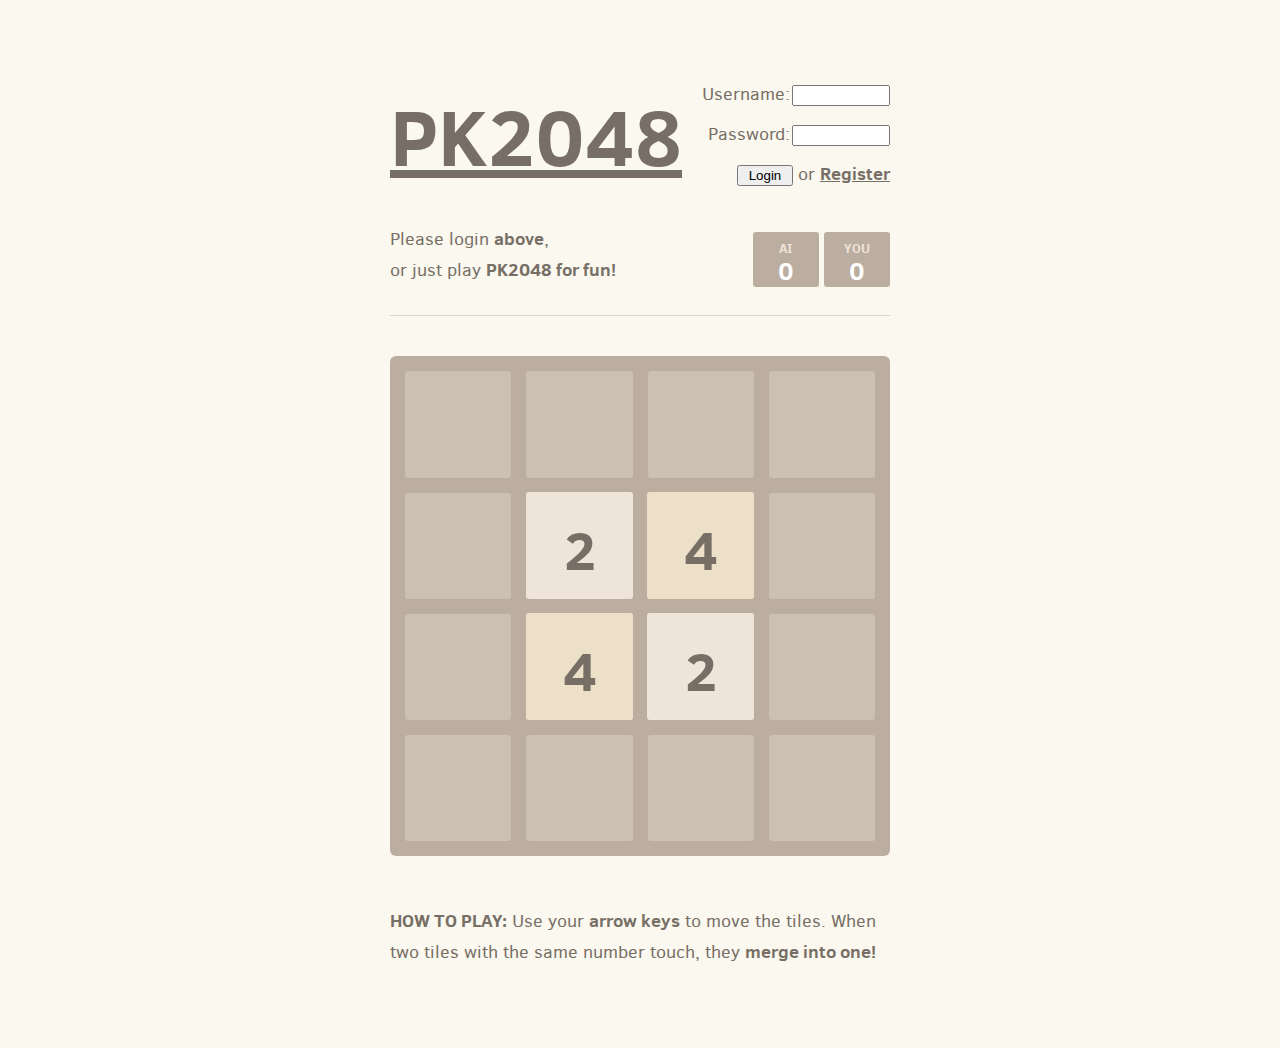
<file: judge/index.html>
<!DOCTYPE html>
<html>
  <head>
    <meta charset="utf-8">
    <title>PK2048 Judge</title>
    
    <link href="style/main.css" rel="stylesheet" type="text/css">
    <link rel="shortcut icon" href="favicon.ico">
    <link rel="apple-touch-icon" href="meta/apple-touch-icon.png">
    <meta name="apple-mobile-web-app-capable" content="yes">

    <meta name="HandheldFriendly" content="True">
    <meta name="MobileOptimized" content="320">
    <meta name="viewport" content="width=device-width, target-densitydpi=160dpi, initial-scale=1.0, maximum-scale=1, user-scalable=no, minimal-ui">
  </head>
  <body>
    <div class="container">
      <div class="heading">
        <h1 class="title"><a href="../pk2048/index.html">PK2048</a></h1>
        <div class="left-form">
          <form name="LoginForm" method="post" action="login.php">
            <p>
              <label for="username" class="label">Username:</label>
              <input id="username" name="username" type="text" class="left-input" />
            </p>
            <p>
              <label for="password" class="label">Password:</label>
              <input id="password" name="password" type="password" class="left-input" />
            </p>
            <p>
              <input type="submit" name="submit" value=" Login " class="left" />
              or <a href="register.html">Register</a>
            </p>
          </form>
        </div>
      </div>
      <br />
      <div class="heading">
        <div class="left-text">
          <p>
            Please login <strong>above</strong>, <br />or just play <strong>PK2048 for fun!</strong>
          </p>
        </div>
        <div class="scores-container">
          <div class="score-container">0</div>
          <div class="best-container">0</div>
        </div>
      </div>
      <hr>
      <div class="game-container">
        <div class="game-message">
          <p></p>
          <div class="lower">
	    <a class="keep-playing-button" href="#">Too simple?</a>
            <a class="retry-button">Try again</a>
          </div>
        </div>

        <div class="grid-container">
          <div class="grid-row">
            <div class="grid-cell"></div>
            <div class="grid-cell"></div>
            <div class="grid-cell"></div>
            <div class="grid-cell"></div>
          </div>
          <div class="grid-row">
            <div class="grid-cell"></div>
            <div class="grid-cell"></div>
            <div class="grid-cell"></div>
            <div class="grid-cell"></div>
          </div>
          <div class="grid-row">
            <div class="grid-cell"></div>
            <div class="grid-cell"></div>
            <div class="grid-cell"></div>
            <div class="grid-cell"></div>
          </div>
          <div class="grid-row">
            <div class="grid-cell"></div>
            <div class="grid-cell"></div>
            <div class="grid-cell"></div>
            <div class="grid-cell"></div>
          </div>
        </div>

        <div class="tile-container">

        </div>
      </div>

      <p class="game-explanation">
        <strong class="important">How to play:</strong> Use your <strong>arrow keys</strong> to
        move the tiles. When two tiles with the same number touch, they <strong>merge into one!</strong>
      </p>

    </div>

    <script src="js/animframe_polyfill.js"></script>
    <script src="js/keyboard_input_manager.js"></script>
    <script src="js/html_actuator.js"></script>
    <script src="js/grid.js"></script>
    <script src="js/tile.js"></script>
    <script src="js/local_score_manager.js"></script>
    <script src="js/game_manager.js"></script>
    <script src="js/application.js"></script>

  </body>
</file>
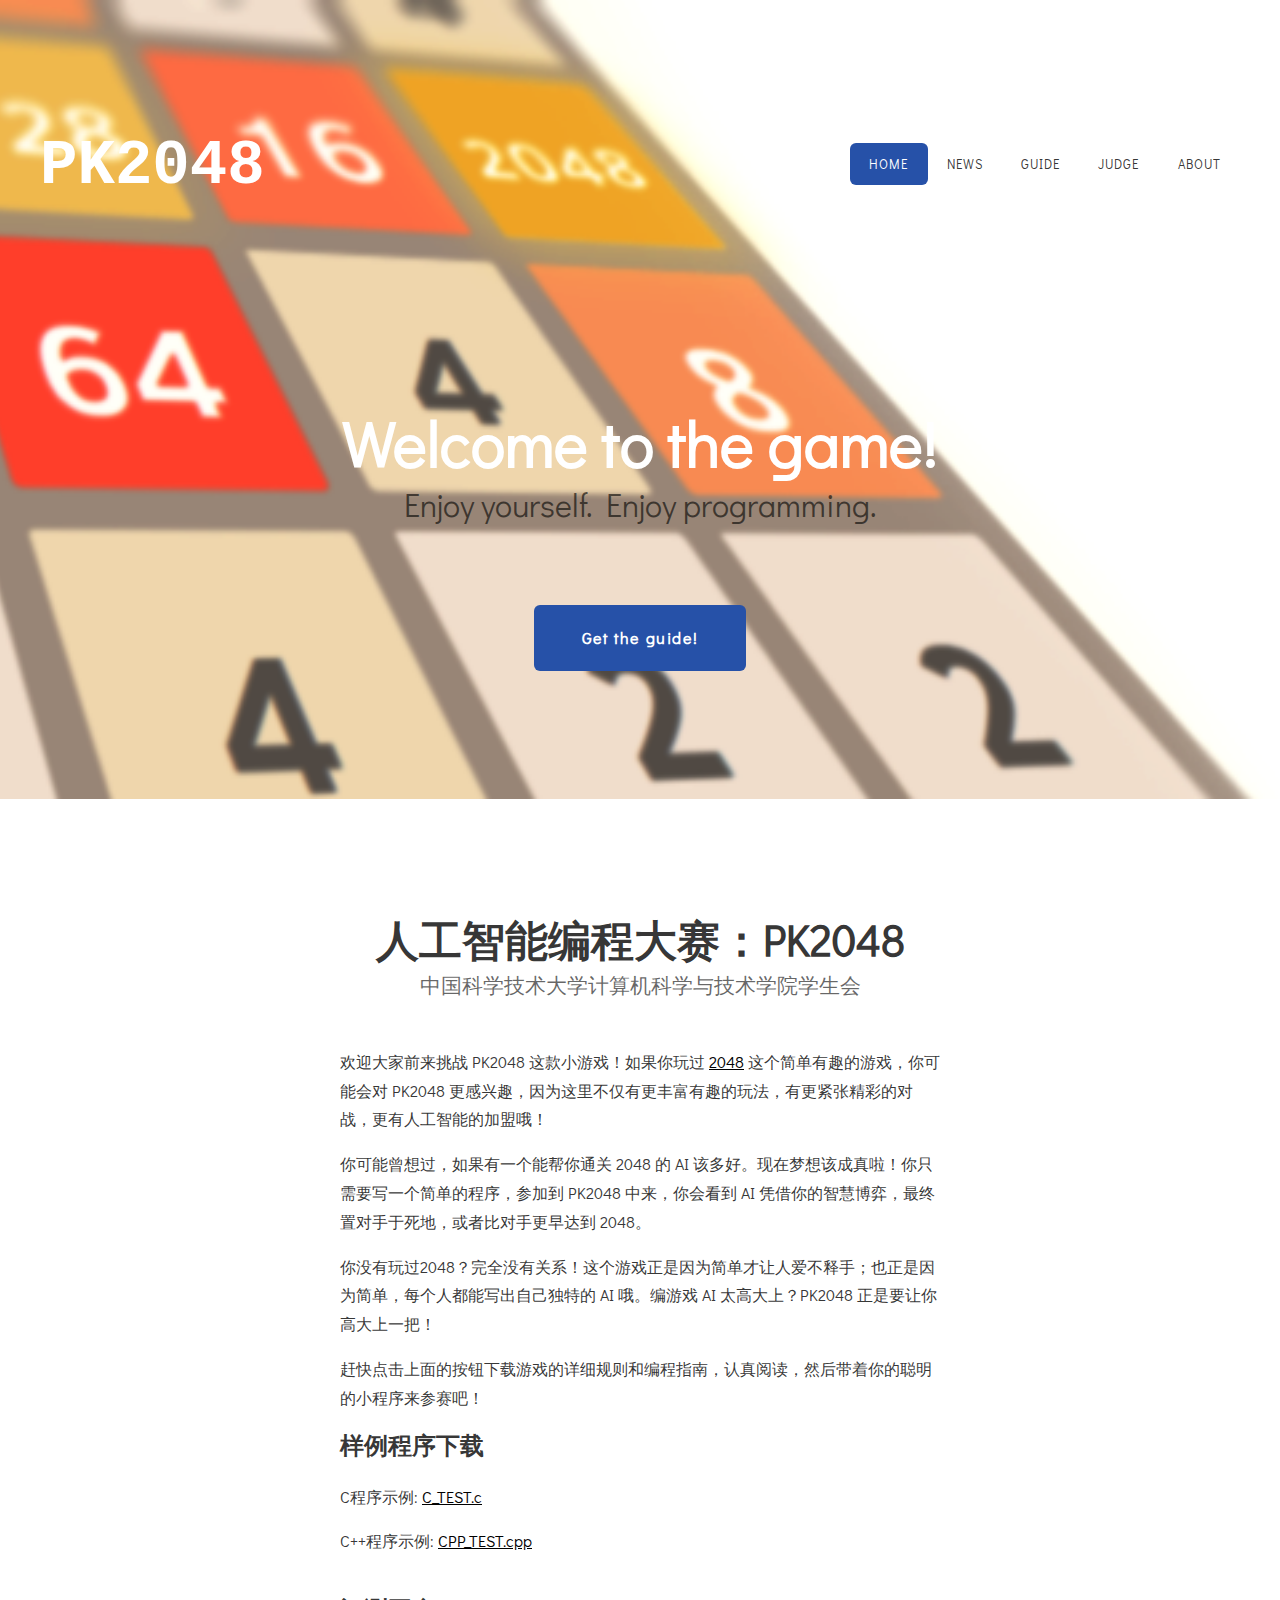
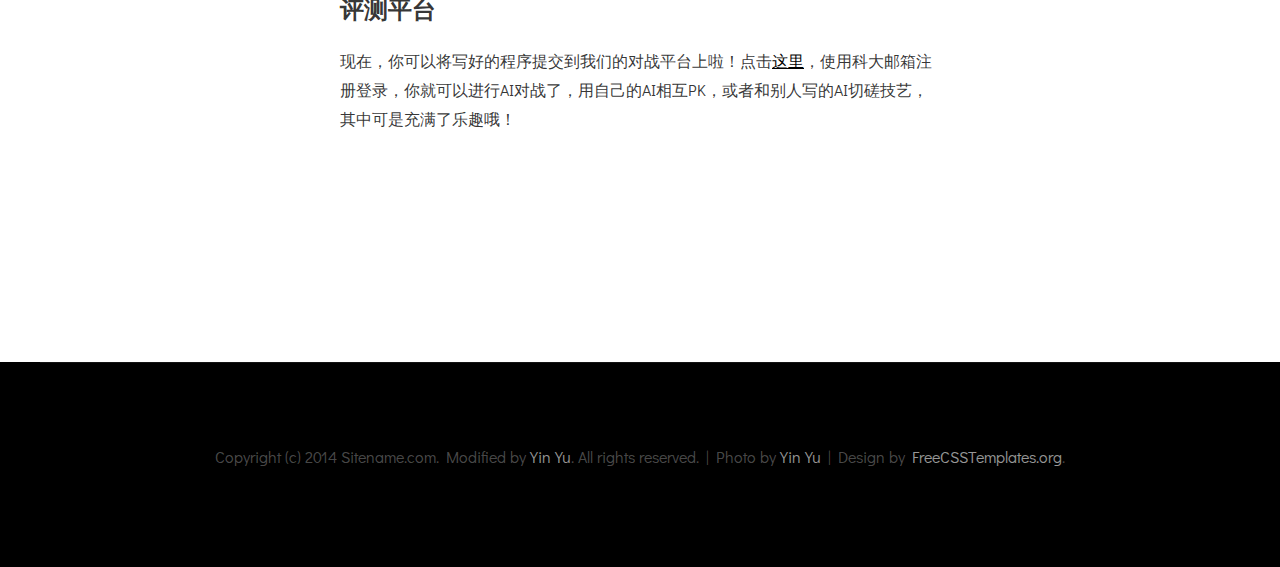
<file: pk2048/index.html>
<!DOCTYPE html PUBLIC "-//W3C//DTD XHTML 1.0 Strict//EN" "http://www.w3.org/TR/xhtml1/DTD/xhtml1-strict.dtd">
<!--
Design by Free CSS Templates
http://www.freecsstemplates.org
Released for free under a Creative Commons Attribution 2.5 License

Name       : Assembly 
Description: A two-column, fixed-width design with dark color scheme.
Version    : 1.0
Released   : 20140330

-->
<html xmlns="http://www.w3.org/1999/xhtml">
  <head>
    <meta http-equiv="Content-Type" content="text/html; charset=utf-8" />
    <title>PK2048</title>
    <meta name="keywords" content="" />
    <meta name="description" content="" />
    <link href="http://fonts.googleapis.com/css?family=Didact+Gothic" rel="stylesheet" />
    <link href="default.css" rel="stylesheet" type="text/css" media="all" />
    <link href="fonts.css" rel="stylesheet" type="text/css" media="all" />
    
    <!--[if IE 6]><link href="default_ie6.css" rel="stylesheet" type="text/css" /><![endif]-->
    
  </head>
  <body>
    <div id="header-wrapper">
      <div id="header" class="container">
	<div id="logo">
	  <h1><a href="#">PK2048</a></h1>
	</div>
	<div id="menu">
	  <ul>
	    <li class="active"><a href="#" accesskey="1" title="">Home</a></li>
	    <li><a href="#welcome" accesskey="2" title="">News</a></li>
	    <li><a href="guide.pdf" accesskey="3" title="">Guide</a></li>
	    <li><a href="../judge/" accesskey="4" title="">Judge</a></li>
	    <li><a href="#" accesskey="5" title="">About</a></li>
	  </ul>
	</div>
      </div>
      <div id="banner" class="container">
	<div class="title">
	  <h2>Welcome to the game!</h2>
	  <span class="byline">Enjoy yourself. Enjoy programming.</span>
	</div>
	<ul class="actions">
	  <li><a href="guide.pdf" class="button">Get the guide!</a></li>
	</ul>
	</div>
    </div>
    <div id="welcome">
	<div id="two-column" class="container">
	  <div class="title">
	    <h2>人工智能编程大赛：PK2048</h2>
	    <span class="byline">中国科学技术大学计算机科学与技术学院学生会</span>
	  </div>
          <p>欢迎大家前来挑战 PK2048 这款小游戏！如果你玩过 <a href="http://gabrielecirulli.github.io/2048/">2048</a> 这个简单有趣的游戏，你可能会对 PK2048 更感兴趣，因为这里不仅有更丰富有趣的玩法，有更紧张精彩的对战，更有人工智能的加盟哦！</p>
          <p>你可能曾想过，如果有一个能帮你通关 2048 的 AI 该多好。现在梦想该成真啦！你只需要写一个简单的程序，参加到 PK2048 中来，你会看到 AI 凭借你的智慧博弈，最终置对手于死地，或者比对手更早达到 2048。</p>
          <p>你没有玩过2048？完全没有关系！这个游戏正是因为简单才让人爱不释手；也正是因为简单，每个人都能写出自己独特的 AI 哦。编游戏 AI 太高大上？PK2048 正是要让你高大上一把！</p>
          <p>赶快点击上面的按钮下载游戏的详细规则和编程指南，认真阅读，然后带着你的聪明的小程序来参赛吧！</p>
          <h2>样例程序下载</h2>
          <br>
          <p>C程序示例: <a href="C_TEST.c">C_TEST.c</a></p>
          <p>C++程序示例: <a href="CPP_TEST.cpp">CPP_TEST.cpp</a></p>
          <br>
          <h2>评测平台</h2>
          <br>
          <p>现在，你可以将写好的程序提交到我们的对战平台上啦！点击<a href="../judge/">这里</a>，使用科大邮箱注册登录，你就可以进行AI对战了，用自己的AI相互PK，或者和别人写的AI切磋技艺，其中可是充满了乐趣哦！</p>
	</div>
    </div>
    <div id="copyright" class="container">
      <p>Copyright (c) 2014 Sitename.com. Modified by <a href="http://yxonic.blog.ustc.edu.cn/">Yin Yu</a>. All rights reserved. | Photo by <a href="http://yxonic.blog.ustc.edu.cn/">Yin Yu</a> | Design by <a href="http://www.freecsstemplates.org/" rel="nofollow">FreeCSSTemplates.org</a>.</p>
    </div>
  </body>
</html>
</file>
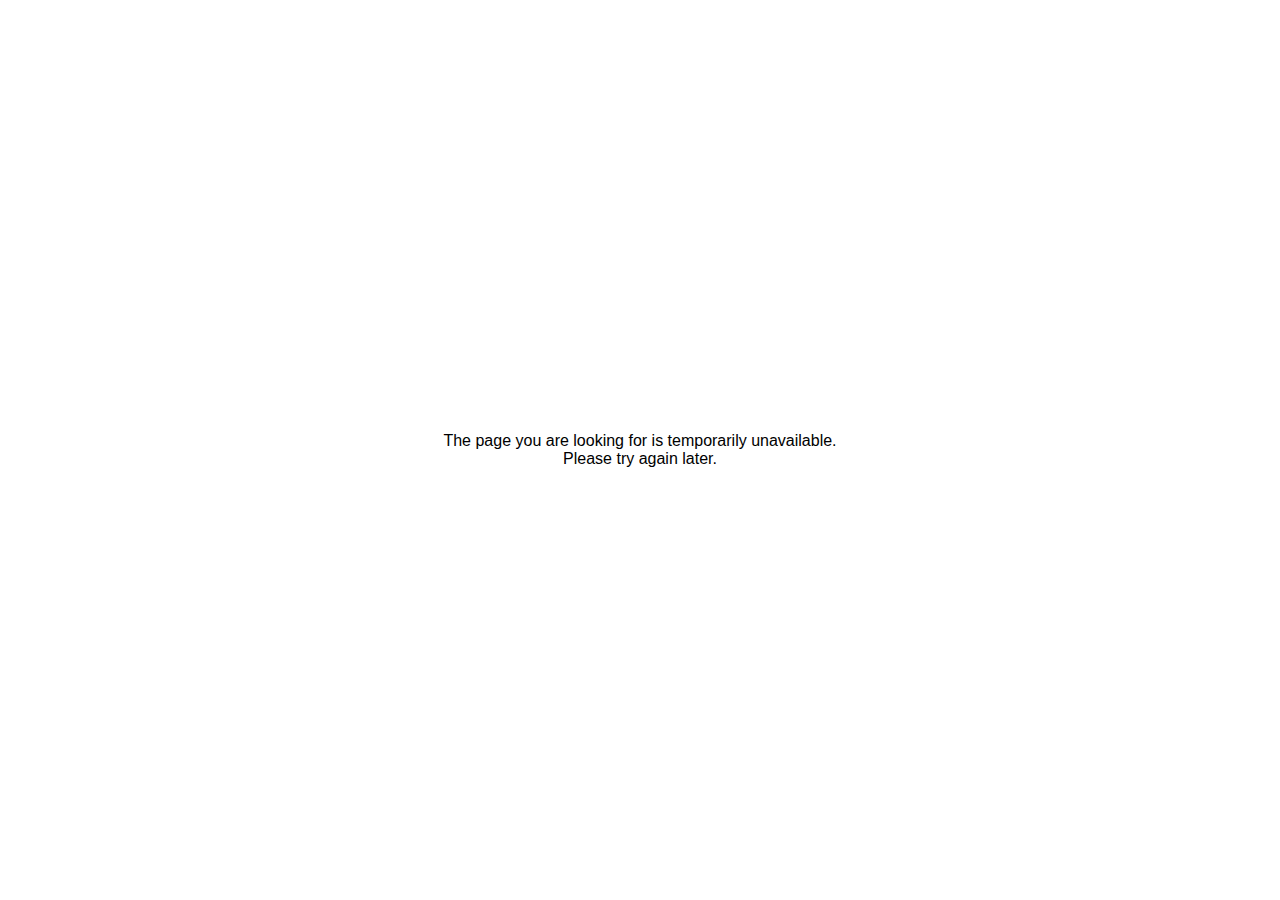
<file: 50x.html>
<html>
<head>
<title>The page is temporarily unavailable</title>
<style>
body { font-family: Tahoma, Verdana, Arial, sans-serif; }
</style>
</head>
<body bgcolor="white" text="black">
<table width="100%" height="100%">
<tr>
<td align="center" valign="middle">
The page you are looking for is temporarily unavailable.<br/>
Please try again later.
</td>
</tr>
</table>
</body>
</html>
</file>
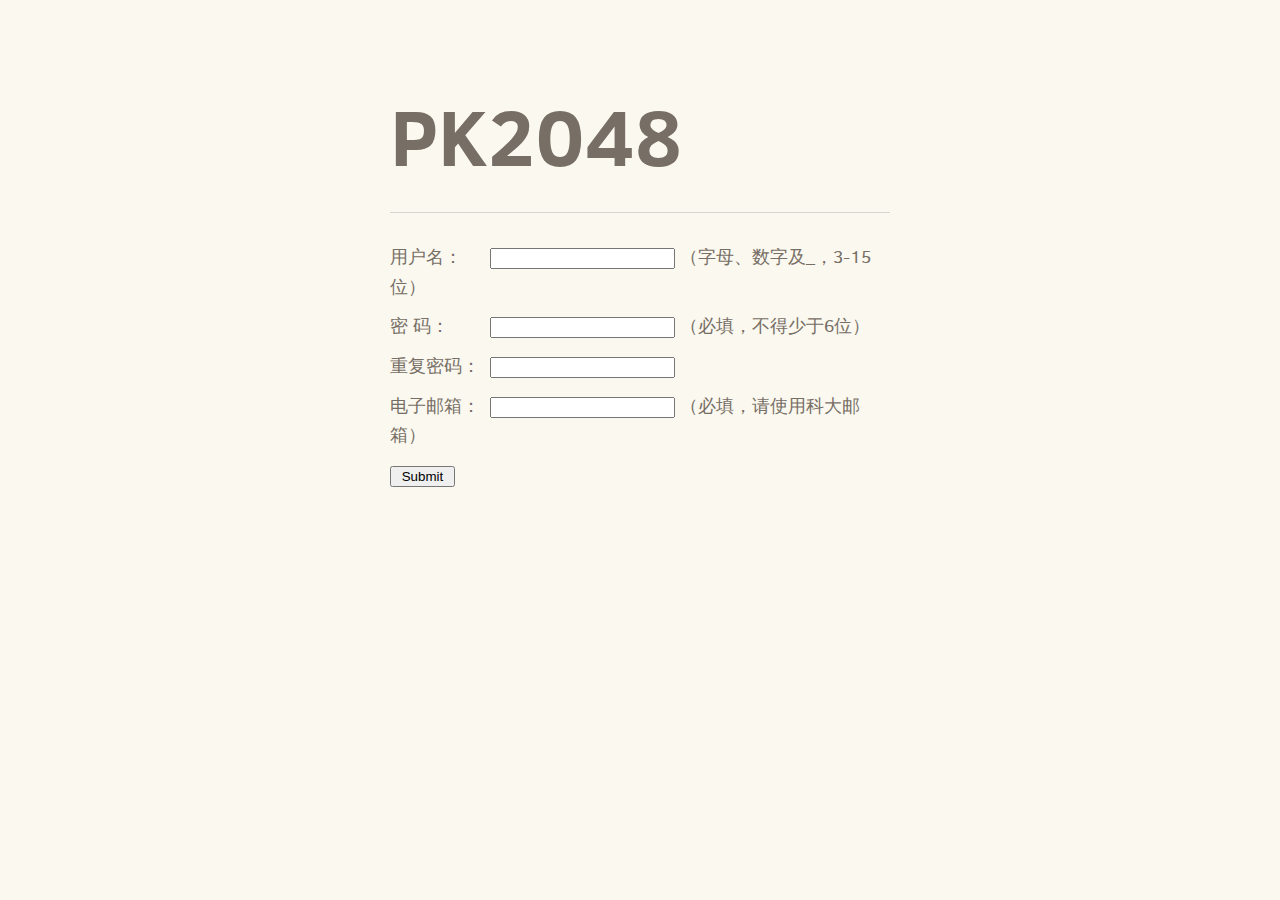
<file: judge/register.html>
<!DOCTYPE html>
<html>
  <head>
    <meta charset="utf-8">
    <title>Register</title>
    <link href="style/main.css" rel="stylesheet" type="text/css">
    <link rel="shortcut icon" href="favicon.ico">
    <link rel="apple-touch-icon" href="meta/apple-touch-icon.png">
    <meta name="apple-mobile-web-app-capable" content="yes">

    <meta name="HandheldFriendly" content="True">
    <meta name="MobileOptimized" content="320">
    <meta name="viewport" content="width=device-width, target-densitydpi=160dpi, initial-scale=1.0, maximum-scale=1, user-scalable=no, minimal-ui">
  </head>
  <body>
    <div class="container">
      <div class="heading">
        <h1 class="title">PK2048</h1>
      </div>
      <hr>
      <form name="RegForm" method="post" action="register.php">
        <p>
          <label for="username" class="label">用户名：</label>
          <input id="username" name="username" type="text" class="input" />
          <span>（字母、数字及_，3-15位）</span>
        </p>
        <p>
          <label for="password" class="label">密 码：</label>
          <input id="password" name="password" type="password" class="input" />
          <span>（必填，不得少于6位）</span>
        </p>
        <p>
          <label for="repass" class="label">重复密码：</label>
          <input id="repass" name="repass" type="password" class="input" />
        </p>
        <p>
          <label for="email" class="label">电子邮箱：</label>
          <input id="email" name="email" type="text" class="input" />
          <span>（必填，请使用科大邮箱）</span>
        </p>
        <p>
          <input type="submit" name="submit" value=" Submit " class="left" />
        </p>
      </form>
    </div>
  </body>
</html>
</file>
<file: judge/style/main.css>
@import url(fonts/clear-sans.css);
html, body {
  margin: 0;
  padding: 0;
  background: #faf8ef;
  color: #776e65;
  font-family: "Clear Sans", "Helvetica Neue", Arial, sans-serif;
  font-size: 18px; }

body {
  margin: 80px 0; }

.left-form {
  text-align: right; 
  width: 200px; 
  float: right; }

.left-text {
  float: left;
  width: 250px;
}

.left-input {
  width: 90px; }

label {
  width: 100px;
  float: left; }

.heading:after {
  content: "";
  display: block;
  clear: both; }

h1.title {
  font-size: 80px;
  font-weight: bold;
  margin: 0;
  display: block;
  float: left; }

@-webkit-keyframes move-up {
  0% {
    top: 25px;
    opacity: 1; }

  100% {
    top: -50px;
    opacity: 0; } }

@-moz-keyframes move-up {
  0% {
    top: 25px;
    opacity: 1; }

  100% {
    top: -50px;
    opacity: 0; } }

@keyframes move-up {
  0% {
    top: 25px;
    opacity: 1; }

  100% {
    top: -50px;
    opacity: 0; } }

.scores-container {
  float: right;
  text-align: right; }

.score-container, .best-container {
  position: relative;
  display: inline-block;
  background: #bbada0;
  padding: 15px 25px;
  font-size: 25px;
  height: 25px;
  line-height: 47px;
  font-weight: bold;
  border-radius: 3px;
  color: white;
  margin-top: 8px;
  text-align: center; }
  .score-container:after, .best-container:after {
    position: absolute;
    width: 100%;
    top: 10px;
    left: 0;
    text-transform: uppercase;
    font-size: 13px;
    line-height: 13px;
    text-align: center;
    color: #eee4da; }
  .score-container .score-addition, .best-container .score-addition {
    position: absolute;
    right: 30px;
    color: red;
    font-size: 25px;
    line-height: 25px;
    font-weight: bold;
    color: rgba(119, 110, 101, 0.9);
    z-index: 100;
    -webkit-animation: move-up 600ms ease-in;
    -moz-animation: move-up 600ms ease-in;
    animation: move-up 600ms ease-in;
    -webkit-animation-fill-mode: both;
    -moz-animation-fill-mode: both;
    animation-fill-mode: both; }

.score-container:after {
  content: "AI"; }

.best-container:after {
  content: "You"; }

p {
  margin-top: 0;
  margin-bottom: 10px;
  line-height: 1.65; }

a {
  color: #776e65;
  font-weight: bold;
  text-decoration: underline;
  cursor: pointer; }

strong.important {
  text-transform: uppercase; }

hr {
  border: none;
  border-bottom: 1px solid #d8d4d0;
  margin-top: 20px;
  margin-bottom: 30px; }

.container {
  width: 500px;
  margin: 0 auto; }

@-webkit-keyframes fade-in {
  0% {
    opacity: 0; }

  100% {
    opacity: 1; } }

@-moz-keyframes fade-in {
  0% {
    opacity: 0; }

  100% {
    opacity: 1; } }

@keyframes fade-in {
  0% {
    opacity: 0; }

  100% {
    opacity: 1; } }

.game-container {
  margin-top: 40px;
  position: relative;
  padding: 15px;
  cursor: default;
  -webkit-touch-callout: none;
  -webkit-user-select: none;
  -moz-user-select: none;
  background: #bbada0;
  border-radius: 6px;
  width: 500px;
  height: 500px;
  -ms-touch-action: none;
  -webkit-box-sizing: border-box;
  -moz-box-sizing: border-box;
  box-sizing: border-box; }
  .game-container .game-message {
    display: none;
    position: absolute;
    top: 0;
    right: 0;
    bottom: 0;
    left: 0;
    background: rgba(238, 228, 218, 0.5);
    z-index: 100;
    text-align: center;
    -webkit-animation: fade-in 800ms ease 1200ms;
    -moz-animation: fade-in 800ms ease 1200ms;
    animation: fade-in 800ms ease 1200ms;
    -webkit-animation-fill-mode: both;
    -moz-animation-fill-mode: both;
    animation-fill-mode: both; }
    .game-container .game-message p {
      font-size: 60px;
      font-weight: bold;
      height: 60px;
      line-height: 60px;
      margin-top: 222px; }
    .game-container .game-message .lower {
      display: block;
      margin-top: 59px; }
    .game-container .game-message a {
      display: inline-block;
      background: #8f7a66;
      border-radius: 3px;
      padding: 0 20px;
      text-decoration: none;
      color: #f9f6f2;
      height: 40px;
      line-height: 42px;
      margin-left: 9px; }
      .game-container .game-message a.keep-playing-button {
        display: none; }
    .game-container .game-message.game-won {
      background: rgba(237, 194, 46, 0.5);
      color: #f9f6f2; }
      .game-container .game-message.game-won a.keep-playing-button {
        display: inline-block; }
    .game-container .game-message.game-won, .game-container .game-message.game-over {
      display: block; }

.grid-container {
  position: absolute;
  z-index: 1; }

.grid-row {
  margin-bottom: 15px; }
  .grid-row:last-child {
    margin-bottom: 0; }
  .grid-row:after {
    content: "";
    display: block;
    clear: both; }

.grid-cell {
  width: 106.25px;
  height: 106.25px;
  margin-right: 15px;
  float: left;
  border-radius: 3px;
  background: rgba(238, 228, 218, 0.35); }
  .grid-cell:last-child {
    margin-right: 0; }

.tile-container {
  position: absolute;
  z-index: 2; }

.tile, .tile .tile-inner {
  width: 107px;
  height: 107px;
  line-height: 116.25px; }
.tile.tile-position-1-1 {
  -webkit-transform: translate(0px, 0px);
  -moz-transform: translate(0px, 0px);
  transform: translate(0px, 0px); }
.tile.tile-position-1-2 {
  -webkit-transform: translate(0px, 121px);
  -moz-transform: translate(0px, 121px);
  transform: translate(0px, 121px); }
.tile.tile-position-1-3 {
  -webkit-transform: translate(0px, 242px);
  -moz-transform: translate(0px, 242px);
  transform: translate(0px, 242px); }
.tile.tile-position-1-4 {
  -webkit-transform: translate(0px, 363px);
  -moz-transform: translate(0px, 363px);
  transform: translate(0px, 363px); }
.tile.tile-position-2-1 {
  -webkit-transform: translate(121px, 0px);
  -moz-transform: translate(121px, 0px);
  transform: translate(121px, 0px); }
.tile.tile-position-2-2 {
  -webkit-transform: translate(121px, 121px);
  -moz-transform: translate(121px, 121px);
  transform: translate(121px, 121px); }
.tile.tile-position-2-3 {
  -webkit-transform: translate(121px, 242px);
  -moz-transform: translate(121px, 242px);
  transform: translate(121px, 242px); }
.tile.tile-position-2-4 {
  -webkit-transform: translate(121px, 363px);
  -moz-transform: translate(121px, 363px);
  transform: translate(121px, 363px); }
.tile.tile-position-3-1 {
  -webkit-transform: translate(242px, 0px);
  -moz-transform: translate(242px, 0px);
  transform: translate(242px, 0px); }
.tile.tile-position-3-2 {
  -webkit-transform: translate(242px, 121px);
  -moz-transform: translate(242px, 121px);
  transform: translate(242px, 121px); }
.tile.tile-position-3-3 {
  -webkit-transform: translate(242px, 242px);
  -moz-transform: translate(242px, 242px);
  transform: translate(242px, 242px); }
.tile.tile-position-3-4 {
  -webkit-transform: translate(242px, 363px);
  -moz-transform: translate(242px, 363px);
  transform: translate(242px, 363px); }
.tile.tile-position-4-1 {
  -webkit-transform: translate(363px, 0px);
  -moz-transform: translate(363px, 0px);
  transform: translate(363px, 0px); }
.tile.tile-position-4-2 {
  -webkit-transform: translate(363px, 121px);
  -moz-transform: translate(363px, 121px);
  transform: translate(363px, 121px); }
.tile.tile-position-4-3 {
  -webkit-transform: translate(363px, 242px);
  -moz-transform: translate(363px, 242px);
  transform: translate(363px, 242px); }
.tile.tile-position-4-4 {
  -webkit-transform: translate(363px, 363px);
  -moz-transform: translate(363px, 363px);
  transform: translate(363px, 363px); }

.tile {
  position: absolute;
  -webkit-transition: 100ms ease-in-out;
  -moz-transition: 100ms ease-in-out;
  transition: 100ms ease-in-out;
  -webkit-transition-property: -webkit-transform;
  -moz-transition-property: -moz-transform;
  transition-property: transform; }
  .tile .tile-inner {
    border-radius: 3px;
    background: #eee4da;
    text-align: center;
    font-weight: bold;
    z-index: 10;
    font-size: 55px; }
  .tile.tile-2 .tile-inner {
    background: #eee4da;
    box-shadow: 0 0 30px 10px rgba(243, 215, 116, 0), inset 0 0 0 1px rgba(255, 255, 255, 0); }
  .tile.tile-4 .tile-inner {
    background: #ede0c8;
    box-shadow: 0 0 30px 10px rgba(243, 215, 116, 0), inset 0 0 0 1px rgba(255, 255, 255, 0); }
  .tile.tile-8 .tile-inner {
    color: #f9f6f2;
    background: #f2b179; }
  .tile.tile-16 .tile-inner {
    color: #f9f6f2;
    background: #f59563; }
  .tile.tile-32 .tile-inner {
    color: #f9f6f2;
    background: #f67c5f; }
  .tile.tile-64 .tile-inner {
    color: #f9f6f2;
    background: #f65e3b; }
  .tile.tile-128 .tile-inner {
    color: #f9f6f2;
    background: #edcf72;
    box-shadow: 0 0 30px 10px rgba(243, 215, 116, 0.2381), inset 0 0 0 1px rgba(255, 255, 255, 0.14286);
    font-size: 45px; }
    @media screen and (max-width: 520px) {
      .tile.tile-128 .tile-inner {
        font-size: 25px; } }
  .tile.tile-256 .tile-inner {
    color: #f9f6f2;
    background: #edcc61;
    box-shadow: 0 0 30px 10px rgba(243, 215, 116, 0.31746), inset 0 0 0 1px rgba(255, 255, 255, 0.19048);
    font-size: 45px; }
    @media screen and (max-width: 520px) {
      .tile.tile-256 .tile-inner {
        font-size: 25px; } }
  .tile.tile-512 .tile-inner {
    color: #f9f6f2;
    background: #edc850;
    box-shadow: 0 0 30px 10px rgba(243, 215, 116, 0.39683), inset 0 0 0 1px rgba(255, 255, 255, 0.2381);
    font-size: 45px; }
    @media screen and (max-width: 520px) {
      .tile.tile-512 .tile-inner {
        font-size: 25px; } }
  .tile.tile-1024 .tile-inner {
    color: #f9f6f2;
    background: #edc53f;
    box-shadow: 0 0 30px 10px rgba(243, 215, 116, 0.47619), inset 0 0 0 1px rgba(255, 255, 255, 0.28571);
    font-size: 35px; }
    @media screen and (max-width: 520px) {
      .tile.tile-1024 .tile-inner {
        font-size: 15px; } }
  .tile.tile-2048 .tile-inner {
    color: #f9f6f2;
    background: #edc22e;
    box-shadow: 0 0 30px 10px rgba(243, 215, 116, 0.55556), inset 0 0 0 1px rgba(255, 255, 255, 0.33333);
    font-size: 35px; }
    @media screen and (max-width: 520px) {
      .tile.tile-2048 .tile-inner {
        font-size: 15px; } }
  .tile.tile-super .tile-inner {
    color: #f9f6f2;
    background: #3c3a32;
    font-size: 30px; }
    @media screen and (max-width: 520px) {
      .tile.tile-super .tile-inner {
        font-size: 10px; } }

@-webkit-keyframes appear {
  0% {
    opacity: 0;
    -webkit-transform: scale(0);
    -moz-transform: scale(0);
    transform: scale(0); }

  100% {
    opacity: 1;
    -webkit-transform: scale(1);
    -moz-transform: scale(1);
    transform: scale(1); } }

@-moz-keyframes appear {
  0% {
    opacity: 0;
    -webkit-transform: scale(0);
    -moz-transform: scale(0);
    transform: scale(0); }

  100% {
    opacity: 1;
    -webkit-transform: scale(1);
    -moz-transform: scale(1);
    transform: scale(1); } }

@keyframes appear {
  0% {
    opacity: 0;
    -webkit-transform: scale(0);
    -moz-transform: scale(0);
    transform: scale(0); }

  100% {
    opacity: 1;
    -webkit-transform: scale(1);
    -moz-transform: scale(1);
    transform: scale(1); } }

.tile-new .tile-inner {
  -webkit-animation: appear 200ms ease 100ms;
  -moz-animation: appear 200ms ease 100ms;
  animation: appear 200ms ease 100ms;
  -webkit-animation-fill-mode: backwards;
  -moz-animation-fill-mode: backwards;
  animation-fill-mode: backwards; }

@-webkit-keyframes pop {
  0% {
    -webkit-transform: scale(0);
    -moz-transform: scale(0);
    transform: scale(0); }

  50% {
    -webkit-transform: scale(1.2);
    -moz-transform: scale(1.2);
    transform: scale(1.2); }

  100% {
    -webkit-transform: scale(1);
    -moz-transform: scale(1);
    transform: scale(1); } }

@-moz-keyframes pop {
  0% {
    -webkit-transform: scale(0);
    -moz-transform: scale(0);
    transform: scale(0); }

  50% {
    -webkit-transform: scale(1.2);
    -moz-transform: scale(1.2);
    transform: scale(1.2); }

  100% {
    -webkit-transform: scale(1);
    -moz-transform: scale(1);
    transform: scale(1); } }

@keyframes pop {
  0% {
    -webkit-transform: scale(0);
    -moz-transform: scale(0);
    transform: scale(0); }

  50% {
    -webkit-transform: scale(1.2);
    -moz-transform: scale(1.2);
    transform: scale(1.2); }

  100% {
    -webkit-transform: scale(1);
    -moz-transform: scale(1);
    transform: scale(1); } }

.tile-merged .tile-inner {
  z-index: 20;
  -webkit-animation: pop 200ms ease 100ms;
  -moz-animation: pop 200ms ease 100ms;
  animation: pop 200ms ease 100ms;
  -webkit-animation-fill-mode: backwards;
  -moz-animation-fill-mode: backwards;
  animation-fill-mode: backwards; }

.game-intro {
  margin-bottom: 0; }

.game-explanation {
  margin-top: 50px; }

@media screen and (max-width: 520px) {
  html, body {
    font-size: 15px; }

  body {
    margin: 20px 0;
    padding: 0 20px; }

  h1.title {
    font-size: 27px;
    margin-top: 15px; }

  .container {
    width: 280px;
    margin: 0 auto; }

  .score-container, .best-container {
    margin-top: 0;
    padding: 15px 10px;
    min-width: 40px; }

  .heading {
    margin-bottom: 10px; }

  .game-container {
    margin-top: 40px;
    position: relative;
    padding: 10px;
    cursor: default;
    -webkit-touch-callout: none;
    -webkit-user-select: none;
    -moz-user-select: none;
    background: #bbada0;
    border-radius: 6px;
    width: 280px;
    height: 280px;
    -ms-touch-action: none;
    -webkit-box-sizing: border-box;
    -moz-box-sizing: border-box;
    box-sizing: border-box; }
    .game-container .game-message {
      display: none;
      position: absolute;
      top: 0;
      right: 0;
      bottom: 0;
      left: 0;
      background: rgba(238, 228, 218, 0.5);
      z-index: 100;
      text-align: center;
      -webkit-animation: fade-in 800ms ease 1200ms;
      -moz-animation: fade-in 800ms ease 1200ms;
      animation: fade-in 800ms ease 1200ms;
      -webkit-animation-fill-mode: both;
      -moz-animation-fill-mode: both;
      animation-fill-mode: both; }
      .game-container .game-message p {
        font-size: 60px;
        font-weight: bold;
        height: 60px;
        line-height: 60px;
        margin-top: 222px; }
      .game-container .game-message .lower {
        display: block;
        margin-top: 59px; }
      .game-container .game-message a {
        display: inline-block;
        background: #8f7a66;
        border-radius: 3px;
        padding: 0 20px;
        text-decoration: none;
        color: #f9f6f2;
        height: 40px;
        line-height: 42px;
        margin-left: 9px; }
        .game-container .game-message a.keep-playing-button {
          display: none; }
      .game-container .game-message.game-won {
        background: rgba(237, 194, 46, 0.5);
        color: #f9f6f2; }
        .game-container .game-message.game-won a.keep-playing-button {
          display: inline-block; }
      .game-container .game-message.game-won, .game-container .game-message.game-over {
        display: block; }

  .grid-container {
    position: absolute;
    z-index: 1; }

  .grid-row {
    margin-bottom: 10px; }
    .grid-row:last-child {
      margin-bottom: 0; }
    .grid-row:after {
      content: "";
      display: block;
      clear: both; }

  .grid-cell {
    width: 57.5px;
    height: 57.5px;
    margin-right: 10px;
    float: left;
    border-radius: 3px;
    background: rgba(238, 228, 218, 0.35); }
    .grid-cell:last-child {
      margin-right: 0; }

  .tile-container {
    position: absolute;
    z-index: 2; }

  .tile, .tile .tile-inner {
    width: 58px;
    height: 58px;
    line-height: 67.5px; }
  .tile.tile-position-1-1 {
    -webkit-transform: translate(0px, 0px);
    -moz-transform: translate(0px, 0px);
    transform: translate(0px, 0px); }
  .tile.tile-position-1-2 {
    -webkit-transform: translate(0px, 67px);
    -moz-transform: translate(0px, 67px);
    transform: translate(0px, 67px); }
  .tile.tile-position-1-3 {
    -webkit-transform: translate(0px, 135px);
    -moz-transform: translate(0px, 135px);
    transform: translate(0px, 135px); }
  .tile.tile-position-1-4 {
    -webkit-transform: translate(0px, 202px);
    -moz-transform: translate(0px, 202px);
    transform: translate(0px, 202px); }
  .tile.tile-position-2-1 {
    -webkit-transform: translate(67px, 0px);
    -moz-transform: translate(67px, 0px);
    transform: translate(67px, 0px); }
  .tile.tile-position-2-2 {
    -webkit-transform: translate(67px, 67px);
    -moz-transform: translate(67px, 67px);
    transform: translate(67px, 67px); }
  .tile.tile-position-2-3 {
    -webkit-transform: translate(67px, 135px);
    -moz-transform: translate(67px, 135px);
    transform: translate(67px, 135px); }
  .tile.tile-position-2-4 {
    -webkit-transform: translate(67px, 202px);
    -moz-transform: translate(67px, 202px);
    transform: translate(67px, 202px); }
  .tile.tile-position-3-1 {
    -webkit-transform: translate(135px, 0px);
    -moz-transform: translate(135px, 0px);
    transform: translate(135px, 0px); }
  .tile.tile-position-3-2 {
    -webkit-transform: translate(135px, 67px);
    -moz-transform: translate(135px, 67px);
    transform: translate(135px, 67px); }
  .tile.tile-position-3-3 {
    -webkit-transform: translate(135px, 135px);
    -moz-transform: translate(135px, 135px);
    transform: translate(135px, 135px); }
  .tile.tile-position-3-4 {
    -webkit-transform: translate(135px, 202px);
    -moz-transform: translate(135px, 202px);
    transform: translate(135px, 202px); }
  .tile.tile-position-4-1 {
    -webkit-transform: translate(202px, 0px);
    -moz-transform: translate(202px, 0px);
    transform: translate(202px, 0px); }
  .tile.tile-position-4-2 {
    -webkit-transform: translate(202px, 67px);
    -moz-transform: translate(202px, 67px);
    transform: translate(202px, 67px); }
  .tile.tile-position-4-3 {
    -webkit-transform: translate(202px, 135px);
    -moz-transform: translate(202px, 135px);
    transform: translate(202px, 135px); }
  .tile.tile-position-4-4 {
    -webkit-transform: translate(202px, 202px);
    -moz-transform: translate(202px, 202px);
    transform: translate(202px, 202px); }

  .game-container {
    margin-top: 20px; }

  .tile .tile-inner {
    font-size: 35px; }

  .game-message p {
    font-size: 30px !important;
    height: 30px !important;
    line-height: 30px !important;
    margin-top: 90px !important; }
  .game-message .lower {
    margin-top: 30px !important; } }
</file>
<file: pk2048/default.css>
html, body
{
    height: 100%;
}

body
{
    margin: 0px;
    padding: 0px;
    background: #000;
    font-family: 'Didact Gothic', sans-serif;
    font-size: 12pt;
    font-weight: 200;
    color: #FFF;
}


h1, h2, h3
{
    margin: 0;
    padding: 0;
}

p, ol, ul
{
    margin-top: 0;
}

ol, ul
{
    padding: 0;
    list-style: none;
}

p
{
    line-height: 180%;
}

strong
{
}

a
{
    color: #ee0000;
}

a:hover
{
    text-decoration: none;
}

.container
{
    margin: 0em auto;
    width: 1200px;
}

/*********************************************************************************/
/* Image Style                                                                   */
/*********************************************************************************/

.image
{
    display: inline-block;
}

.image img
{
    display: block;
    width: 100%;
}

.image-full
{
    display: block;
    width: 100%;
    margin: 0 0 2em 0;
}

.image-left
{
    float: left;
    margin: 0 2em 2em 0;
}

.image-centered
{
    display: block;
    margin: 0 0 2em 0;
}

.image-centered img
{
    margin: 0 auto;
    width: auto;
}

/*********************************************************************************/
/* List Styles                                                                   */
/*********************************************************************************/

ul.style1
{
}

ul.actions
{
}

ul.actions li
{
    display: inline-block;
    padding: 0em 0.50em;
}


/*********************************************************************************/
/* Social Icon Styles                                                            */
/*********************************************************************************/

ul.contact
{
    margin: 0;
    padding: 2em 0em 0em 0em;
    list-style: none;
}

ul.contact li
{
    display: inline-block;
    padding: 0em 0.30em;
    font-size: 1em;
}

ul.contact li span
{
    display: none;
    margin: 0;
    padding: 0;
}

ul.contact li a
{
    color: #FFF;
}

ul.contact li a:before
{
    display: inline-block;
    background: #3f3f3f;
    width: 40px;
    height: 40px;
    line-height: 40px;
    border-radius: 20px;
    text-align: center;
    color: #FFFFFF;
}

ul.contact li a.icon-twitter:before { background: #2DAAE4; }
ul.contact li a.icon-facebook:before { background: #39599F; }
ul.contact li a.icon-dribbble:before { background: #C4376B;	}
ul.contact li a.icon-tumblr:before { background: #31516A; }
ul.contact li a.icon-rss:before { background: #F2600B; }

/*********************************************************************************/
/* Button Style                                                                  */
/*********************************************************************************/

.button
{
    display: inline-block;
    padding: 1em 2em 1em 2em;
    letter-spacing: 0.10em;
    margin-top: 2em;
    padding: 1.40em 3em;
    background: #2651a8;
    border-radius: 6px;
    text-decoration: none;
    font-weight: 700;
    font-size: 1em;
    color: #FFF;
}

.button-alt
{
    padding: 1em 2em;
    border-color: rgba(0,0,0,.8);
    color: #FFF;
}

/*********************************************************************************/
/* 4-column                                                                      */
/*********************************************************************************/

.box1,
.box2,
.box3,
.box4
{
    width: 235px;
}

.box1,
.box2,
.box3,
{
    float: left;
    margin-right: 20px;
}

.box4
{
    float: right;
}

/*********************************************************************************/
/* 3-column                                                                      */
/*********************************************************************************/

.boxA,
.boxB,
.boxC
{
    width: 384px;
}

.boxA,
.boxB
{
    float: left;
    margin-right: 20px;
}

.boxC
{
    float: right;
}

/*********************************************************************************/
/* 2-column                                                                      */
/*********************************************************************************/

.tbox1,
.tbox2
{
    width: 575px;
}

.tbox1
{
    float: left;
}

.tbox2
{
    float: right;
}


/*********************************************************************************/
/* Heading Titles                                                                */
/*********************************************************************************/

.title
{
    margin-bottom: 3em;
}

.title h2
{
    font-size: 2.7em;
}

.title .byline
{
    font-size: 1.3em;
    color: rgba(0,0,0,0.60);
}

/*********************************************************************************/
/* Header                                                                        */
/*********************************************************************************/

#wrapper
{
    position: relative;
    padding: 5em 0em 7em 0em;
    background: #FFF;
}

/*********************************************************************************/
/* Header                                                                        */
/*********************************************************************************/

#header-wrapper
{
    position: relative;
    padding: 5em 0em 7em 0em;
    background: #111111 url(images/header-bg.png) no-repeat center;
    background-size: cover;
}

#header
{
    position: relative;
    padding: 5em 0em;
}

/*********************************************************************************/
/* Logo                                                                          */
/*********************************************************************************/

#logo
{
    position: absolute; 
    top: 3.2em;
    left: 0;
}

#logo h1
{
    font-size: 2.6em;
    color: #79C255;
}

#logo a
{
    font-family: courier, sans;
    font-size: 1.5em;
    text-decoration: none;
    color: rgba(255,255,255,1);
}

/*********************************************************************************/
/* Menu                                                                          */
/*********************************************************************************/

#menu
{
    position: absolute;
    top: 4.5em;
    right: 0;
}

#menu ul
{
    display: inline-block;
}

#menu li
{
    display: block;
    float: left;
    text-align: center;
    margin: 0em 0em 2em 0em;
}

#menu li a, #menu li span
{
    padding: 1em 1.5em;
    margin: 5em 0em 5em 0em;
    letter-spacing: 1px;
    text-decoration: none;
    text-transform: uppercase;
    font-size: 0.8em;
    color: rgba(0,0,0,0.80);
}

#menu li:hover a, #menu li.active a, #menu li.active span
{
}

#menu .active a
{
    background: #2651a8;
    border-radius: 6px;
    color: rgba(255,255,255,1);
}

#menu .icon
{
}

/*********************************************************************************/
/* Banner                                                                        */
/*********************************************************************************/

#banner
{
    padding-top: 10em;
    text-align: center;
}

#banner .title h2
{
    font-size: 4em;
}

#banner .title .byline
{
    font-size: 2em;
}

#banner .button
{
    margin-top: 2em;
    padding: 1.40em 3em;
    border-radius: 6px;
    font-weight: 700;
    font-size: 1em;
    
}

.banner
{
    margin-bottom: 5em;
}

/*********************************************************************************/
/* Page                                                                          */
/*********************************************************************************/

#page
{
}

/*********************************************************************************/
/* Content                                                                       */
/*********************************************************************************/

#content
{
}

/*********************************************************************************/
/* Sidebar                                                                       */
/*********************************************************************************/

#sidebar
{
}

/*********************************************************************************/
/* Footer                                                                        */
/*********************************************************************************/

#footer
{
}

/*********************************************************************************/
/* Copyright                                                                     */
/*********************************************************************************/

#copyright
{
    overflow: hidden;
    padding: 5em 0em;
    border-top: 1px solid rgba(255,255,255,0.08);
    background: #000;
}

#copyright p
{
    text-align: center;
    font-size: 1em;
    background: #000;
    color: rgba(255,255,255,0.3);
}

#copyright a
{
    text-decoration: none;
    background: #000;
    color: rgba(255,255,255,0.6);
}


/*********************************************************************************/
/* Welcome                                                                       */
/*********************************************************************************/

#welcome
{
    display: flex;
    position: relative;
    padding: 7em 0em 7em 0em;
    background: #FFF;
    background-size: cover;
    width: 100%;
}

#welcome .container
{
    padding: 0px 100px 100px 100px;
    color: rgba(0,0,0,0.8);
    width: 600px;
}

#welcome a
{
    color: rgba(0,0,0,1);
}

#welcome .button
{
    background: #FFF;
    color: #2651a8;
}

#welcome .title
{
    text-align: center;
}

/*********************************************************************************/
/* Extra                                                                         */
/*********************************************************************************/

#three-column
{
    text-align: center;
    color: rgba(0,0,0,0.6);
}

#three-column .fa
{
    display: block;
    padding: 1em 0em;
    color: rgba(0,0,0,1);
    font-size: 2em;
}

#three-column .title h2
{
    font-weight: bold;
    color: rgba(0,0,0,0.8);
}

#three-column .title .byline
{
    text-align: center;
    color: rgba(0,0,0,.5);
}

@media only screen and (min-width: 481px) and (max-width: 1259px)
{
    .container {width: 800px;}
}

@media only screen and (max-width: 480px), only screen and (max-device-width:480px)
{
    .container {width: 100%;}
    #menu {top:10em; left:10px;}
    #welcome .container {width: 100%; padding: 0px 20px 20px 20px;}
}
</file>
<file: pk2048/fonts.css>
@charset 'UTF-8';

@font-face{font-family:'FontAwesome';src:url('font/fontawesome-webfont.eot?v=4.0.1');src:url('font/fontawesome-webfont.eot?#iefix&v=4.0.1') format('embedded-opentype'),url('font/fontawesome-webfont.woff?v=4.0.1') format('woff'),url('font/fontawesome-webfont.ttf?v=4.0.1') format('truetype'),url('font/fontawesome-webfont.svg?v=4.0.1#fontawesomeregular') format('svg');font-weight:normal;font-style:normal}

/*********************************************************************************/
/* Icons                                                                         */
/* Powered by Font Awesome by Dave Gandy | http://fontawesome.io                 */
/* Licensed under the SIL OFL 1.1 (font), MIT (CSS)                              */
/*********************************************************************************/

	.fa
	{
		text-decoration: none;
	}

		.fa:before
		{
			display:inline-block;
			font-family: FontAwesome;
			font-size: 1.25em;
			text-decoration: none;
			font-style: normal;
			font-weight: normal;
			line-height: 1;
			-webkit-font-smoothing:antialiased;
			-moz-osx-font-smoothing:grayscale;
		}

		.fa-lg{font-size:1.3333333333333333em;line-height:.75em;vertical-align:-15%}
		.fa-2x{font-size:2em}
		.fa-3x{font-size:3em}
		.fa-4x{font-size:4em}
		.fa-5x{font-size:5em}
		.fa-fw{width:1.2857142857142858em;text-align:center}
		.fa-ul{padding-left:0;margin-left:2.142857142857143em;list-style-type:none}.fa-ul>li{position:relative}
		.fa-li{position:absolute;left:-2.142857142857143em;width:2.142857142857143em;top:.14285714285714285em;text-align:center}.fa-li.fa-lg{left:-1.8571428571428572em}
		.fa-border{padding:.2em .25em .15em;border:solid .08em #eee;border-radius:.1em}
		.pull-right{float:right}
		.pull-left{float:left}
		.fa.pull-left{margin-right:.3em}
		.fa.pull-right{margin-left:.3em}
		.fa-spin{-webkit-animation:spin 2s infinite linear;-moz-animation:spin 2s infinite linear;-o-animation:spin 2s infinite linear;animation:spin 2s infinite linear}
		@-moz-keyframes spin{0%{-moz-transform:rotate(0deg)} 100%{-moz-transform:rotate(359deg)}}@-webkit-keyframes spin{0%{-webkit-transform:rotate(0deg)} 100%{-webkit-transform:rotate(359deg)}}@-o-keyframes spin{0%{-o-transform:rotate(0deg)} 100%{-o-transform:rotate(359deg)}}@-ms-keyframes spin{0%{-ms-transform:rotate(0deg)} 100%{-ms-transform:rotate(359deg)}}@keyframes spin{0%{transform:rotate(0deg)} 100%{transform:rotate(359deg)}}.fa-rotate-90{filter:progid:DXImageTransform.Microsoft.BasicImage(rotation=1);-webkit-transform:rotate(90deg);-moz-transform:rotate(90deg);-ms-transform:rotate(90deg);-o-transform:rotate(90deg);transform:rotate(90deg)}
		.fa-rotate-180{filter:progid:DXImageTransform.Microsoft.BasicImage(rotation=2);-webkit-transform:rotate(180deg);-moz-transform:rotate(180deg);-ms-transform:rotate(180deg);-o-transform:rotate(180deg);transform:rotate(180deg)}
		.fa-rotate-270{filter:progid:DXImageTransform.Microsoft.BasicImage(rotation=3);-webkit-transform:rotate(270deg);-moz-transform:rotate(270deg);-ms-transform:rotate(270deg);-o-transform:rotate(270deg);transform:rotate(270deg)}
		.fa-flip-horizontal{filter:progid:DXImageTransform.Microsoft.BasicImage(rotation=0, mirror=1);-webkit-transform:scale(-1, 1);-moz-transform:scale(-1, 1);-ms-transform:scale(-1, 1);-o-transform:scale(-1, 1);transform:scale(-1, 1)}
		.fa-flip-vertical{filter:progid:DXImageTransform.Microsoft.BasicImage(rotation=2, mirror=1);-webkit-transform:scale(1, -1);-moz-transform:scale(1, -1);-ms-transform:scale(1, -1);-o-transform:scale(1, -1);transform:scale(1, -1)}
		.fa-stack{position:relative;display:inline-block;width:2em;height:2em;line-height:2em;vertical-align:middle}
		.fa-stack-1x,.fa-stack-2x{position:absolute;left:0;width:100%;text-align:center}
		.fa-stack-1x{line-height:inherit}
		.fa-stack-2x{font-size:2em}
		.fa-inverse{color:#fff}
		.fa-glass:before{content:"\f000"}
		.fa-music:before{content:"\f001"}
		.fa-search:before{content:"\f002"}
		.fa-envelope-o:before{content:"\f003"}
		.fa-heart:before{content:"\f004"}
		.fa-star:before{content:"\f005"}
		.fa-star-o:before{content:"\f006"}
		.fa-user:before{content:"\f007"}
		.fa-film:before{content:"\f008"}
		.fa-th-large:before{content:"\f009"}
		.fa-th:before{content:"\f00a"}
		.fa-th-list:before{content:"\f00b"}
		.fa-check:before{content:"\f00c"}
		.fa-times:before{content:"\f00d"}
		.fa-search-plus:before{content:"\f00e"}
		.fa-search-minus:before{content:"\f010"}
		.fa-power-off:before{content:"\f011"}
		.fa-signal:before{content:"\f012"}
		.fa-gear:before,.fa-cog:before{content:"\f013"}
		.fa-trash-o:before{content:"\f014"}
		.fa-home:before{content:"\f015"}
		.fa-file-o:before{content:"\f016"}
		.fa-clock-o:before{content:"\f017"}
		.fa-road:before{content:"\f018"}
		.fa-download:before{content:"\f019"}
		.fa-arrow-circle-o-down:before{content:"\f01a"}
		.fa-arrow-circle-o-up:before{content:"\f01b"}
		.fa-inbox:before{content:"\f01c"}
		.fa-play-circle-o:before{content:"\f01d"}
		.fa-rotate-right:before,.fa-repeat:before{content:"\f01e"}
		.fa-refresh:before{content:"\f021"}
		.fa-list-alt:before{content:"\f022"}
		.fa-lock:before{content:"\f023"}
		.fa-flag:before{content:"\f024"}
		.fa-headphones:before{content:"\f025"}
		.fa-volume-off:before{content:"\f026"}
		.fa-volume-down:before{content:"\f027"}
		.fa-volume-up:before{content:"\f028"}
		.fa-qrcode:before{content:"\f029"}
		.fa-barcode:before{content:"\f02a"}
		.fa-tag:before{content:"\f02b"}
		.fa-tags:before{content:"\f02c"}
		.fa-book:before{content:"\f02d"}
		.fa-bookmark:before{content:"\f02e"}
		.fa-print:before{content:"\f02f"}
		.fa-camera:before{content:"\f030"}
		.fa-font:before{content:"\f031"}
		.fa-bold:before{content:"\f032"}
		.fa-italic:before{content:"\f033"}
		.fa-text-height:before{content:"\f034"}
		.fa-text-width:before{content:"\f035"}
		.fa-align-left:before{content:"\f036"}
		.fa-align-center:before{content:"\f037"}
		.fa-align-right:before{content:"\f038"}
		.fa-align-justify:before{content:"\f039"}
		.fa-list:before{content:"\f03a"}
		.fa-dedent:before,.fa-outdent:before{content:"\f03b"}
		.fa-indent:before{content:"\f03c"}
		.fa-video-camera:before{content:"\f03d"}
		.fa-picture-o:before{content:"\f03e"}
		.fa-pencil:before{content:"\f040"}
		.fa-map-marker:before{content:"\f041"}
		.fa-adjust:before{content:"\f042"}
		.fa-tint:before{content:"\f043"}
		.fa-edit:before,.fa-pencil-square-o:before{content:"\f044"}
		.fa-share-square-o:before{content:"\f045"}
		.fa-check-square-o:before{content:"\f046"}
		.fa-move:before{content:"\f047"}
		.fa-step-backward:before{content:"\f048"}
		.fa-fast-backward:before{content:"\f049"}
		.fa-backward:before{content:"\f04a"}
		.fa-play:before{content:"\f04b"}
		.fa-pause:before{content:"\f04c"}
		.fa-stop:before{content:"\f04d"}
		.fa-forward:before{content:"\f04e"}
		.fa-fast-forward:before{content:"\f050"}
		.fa-step-forward:before{content:"\f051"}
		.fa-eject:before{content:"\f052"}
		.fa-chevron-left:before{content:"\f053"}
		.fa-chevron-right:before{content:"\f054"}
		.fa-plus-circle:before{content:"\f055"}
		.fa-minus-circle:before{content:"\f056"}
		.fa-times-circle:before{content:"\f057"}
		.fa-check-circle:before{content:"\f058"}
		.fa-question-circle:before{content:"\f059"}
		.fa-info-circle:before{content:"\f05a"}
		.fa-crosshairs:before{content:"\f05b"}
		.fa-times-circle-o:before{content:"\f05c"}
		.fa-check-circle-o:before{content:"\f05d"}
		.fa-ban:before{content:"\f05e"}
		.fa-arrow-left:before{content:"\f060"}
		.fa-arrow-right:before{content:"\f061"}
		.fa-arrow-up:before{content:"\f062"}
		.fa-arrow-down:before{content:"\f063"}
		.fa-mail-forward:before,.fa-share:before{content:"\f064"}
		.fa-resize-full:before{content:"\f065"}
		.fa-resize-small:before{content:"\f066"}
		.fa-plus:before{content:"\f067"}
		.fa-minus:before{content:"\f068"}
		.fa-asterisk:before{content:"\f069"}
		.fa-exclamation-circle:before{content:"\f06a"}
		.fa-gift:before{content:"\f06b"}
		.fa-leaf:before{content:"\f06c"}
		.fa-fire:before{content:"\f06d"}
		.fa-eye:before{content:"\f06e"}
		.fa-eye-slash:before{content:"\f070"}
		.fa-warning:before,.fa-exclamation-triangle:before{content:"\f071"}
		.fa-plane:before{content:"\f072"}
		.fa-calendar:before{content:"\f073"}
		.fa-random:before{content:"\f074"}
		.fa-comment:before{content:"\f075"}
		.fa-magnet:before{content:"\f076"}
		.fa-chevron-up:before{content:"\f077"}
		.fa-chevron-down:before{content:"\f078"}
		.fa-retweet:before{content:"\f079"}
		.fa-shopping-cart:before{content:"\f07a"}
		.fa-folder:before{content:"\f07b"}
		.fa-folder-open:before{content:"\f07c"}
		.fa-resize-vertical:before{content:"\f07d"}
		.fa-resize-horizontal:before{content:"\f07e"}
		.fa-bar-chart-o:before{content:"\f080"}
		.fa-twitter-square:before{content:"\f081"}
		.fa-facebook-square:before{content:"\f082"}
		.fa-camera-retro:before{content:"\f083"}
		.fa-key:before{content:"\f084"}
		.fa-gears:before,.fa-cogs:before{content:"\f085"}
		.fa-comments:before{content:"\f086"}
		.fa-thumbs-o-up:before{content:"\f087"}
		.fa-thumbs-o-down:before{content:"\f088"}
		.fa-star-half:before{content:"\f089"}
		.fa-heart-o:before{content:"\f08a"}
		.fa-sign-out:before{content:"\f08b"}
		.fa-linkedin-square:before{content:"\f08c"}
		.fa-thumb-tack:before{content:"\f08d"}
		.fa-external-link:before{content:"\f08e"}
		.fa-sign-in:before{content:"\f090"}
		.fa-trophy:before{content:"\f091"}
		.fa-github-square:before{content:"\f092"}
		.fa-upload:before{content:"\f093"}
		.fa-lemon-o:before{content:"\f094"}
		.fa-phone:before{content:"\f095"}
		.fa-square-o:before{content:"\f096"}
		.fa-bookmark-o:before{content:"\f097"}
		.fa-phone-square:before{content:"\f098"}
		.fa-twitter:before{content:"\f099"}
		.fa-facebook:before{content:"\f09a"}
		.fa-github:before{content:"\f09b"}
		.fa-unlock:before{content:"\f09c"}
		.fa-credit-card:before{content:"\f09d"}
		.fa-rss:before{content:"\f09e"}
		.fa-hdd-o:before{content:"\f0a0"}
		.fa-bullhorn:before{content:"\f0a1"}
		.fa-bell:before{content:"\f0f3"}
		.fa-certificate:before{content:"\f0a3"}
		.fa-hand-o-right:before{content:"\f0a4"}
		.fa-hand-o-left:before{content:"\f0a5"}
		.fa-hand-o-up:before{content:"\f0a6"}
		.fa-hand-o-down:before{content:"\f0a7"}
		.fa-arrow-circle-left:before{content:"\f0a8"}
		.fa-arrow-circle-right:before{content:"\f0a9"}
		.fa-arrow-circle-up:before{content:"\f0aa"}
		.fa-arrow-circle-down:before{content:"\f0ab"}
		.fa-globe:before{content:"\f0ac"}
		.fa-wrench:before{content:"\f0ad"}
		.fa-tasks:before{content:"\f0ae"}
		.fa-filter:before{content:"\f0b0"}
		.fa-briefcase:before{content:"\f0b1"}
		.fa-fullscreen:before{content:"\f0b2"}
		.fa-group:before{content:"\f0c0"}
		.fa-chain:before,.fa-link:before{content:"\f0c1"}
		.fa-cloud:before{content:"\f0c2"}
		.fa-flask:before{content:"\f0c3"}
		.fa-cut:before,.fa-scissors:before{content:"\f0c4"}
		.fa-copy:before,.fa-files-o:before{content:"\f0c5"}
		.fa-paperclip:before{content:"\f0c6"}
		.fa-save:before,.fa-floppy-o:before{content:"\f0c7"}
		.fa-square:before{content:"\f0c8"}
		.fa-reorder:before{content:"\f0c9"}
		.fa-list-ul:before{content:"\f0ca"}
		.fa-list-ol:before{content:"\f0cb"}
		.fa-strikethrough:before{content:"\f0cc"}
		.fa-underline:before{content:"\f0cd"}
		.fa-table:before{content:"\f0ce"}
		.fa-magic:before{content:"\f0d0"}
		.fa-truck:before{content:"\f0d1"}
		.fa-pinterest:before{content:"\f0d2"}
		.fa-pinterest-square:before{content:"\f0d3"}
		.fa-google-plus-square:before{content:"\f0d4"}
		.fa-google-plus:before{content:"\f0d5"}
		.fa-money:before{content:"\f0d6"}
		.fa-caret-down:before{content:"\f0d7"}
		.fa-caret-up:before{content:"\f0d8"}
		.fa-caret-left:before{content:"\f0d9"}
		.fa-caret-right:before{content:"\f0da"}
		.fa-columns:before{content:"\f0db"}
		.fa-unsorted:before,.fa-sort:before{content:"\f0dc"}
		.fa-sort-down:before,.fa-sort-asc:before{content:"\f0dd"}
		.fa-sort-up:before,.fa-sort-desc:before{content:"\f0de"}
		.fa-envelope:before{content:"\f0e0"}
		.fa-linkedin:before{content:"\f0e1"}
		.fa-rotate-left:before,.fa-undo:before{content:"\f0e2"}
		.fa-legal:before,.fa-gavel:before{content:"\f0e3"}
		.fa-dashboard:before,.fa-tachometer:before{content:"\f0e4"}
		.fa-comment-o:before{content:"\f0e5"}
		.fa-comments-o:before{content:"\f0e6"}
		.fa-flash:before,.fa-bolt:before{content:"\f0e7"}
		.fa-sitemap:before{content:"\f0e8"}
		.fa-umbrella:before{content:"\f0e9"}
		.fa-paste:before,.fa-clipboard:before{content:"\f0ea"}
		.fa-lightbulb-o:before{content:"\f0eb"}
		.fa-exchange:before{content:"\f0ec"}
		.fa-cloud-download:before{content:"\f0ed"}
		.fa-cloud-upload:before{content:"\f0ee"}
		.fa-user-md:before{content:"\f0f0"}
		.fa-stethoscope:before{content:"\f0f1"}
		.fa-suitcase:before{content:"\f0f2"}
		.fa-bell-o:before{content:"\f0a2"}
		.fa-coffee:before{content:"\f0f4"}
		.fa-cutlery:before{content:"\f0f5"}
		.fa-file-text-o:before{content:"\f0f6"}
		.fa-building:before{content:"\f0f7"}
		.fa-hospital:before{content:"\f0f8"}
		.fa-ambulance:before{content:"\f0f9"}
		.fa-medkit:before{content:"\f0fa"}
		.fa-fighter-jet:before{content:"\f0fb"}
		.fa-beer:before{content:"\f0fc"}
		.fa-h-square:before{content:"\f0fd"}
		.fa-plus-square:before{content:"\f0fe"}
		.fa-angle-double-left:before{content:"\f100"}
		.fa-angle-double-right:before{content:"\f101"}
		.fa-angle-double-up:before{content:"\f102"}
		.fa-angle-double-down:before{content:"\f103"}
		.fa-angle-left:before{content:"\f104"}
		.fa-angle-right:before{content:"\f105"}
		.fa-angle-up:before{content:"\f106"}
		.fa-angle-down:before{content:"\f107"}
		.fa-desktop:before{content:"\f108"}
		.fa-laptop:before{content:"\f109"}
		.fa-tablet:before{content:"\f10a"}
		.fa-mobile-phone:before,.fa-mobile:before{content:"\f10b"}
		.fa-circle-o:before{content:"\f10c"}
		.fa-quote-left:before{content:"\f10d"}
		.fa-quote-right:before{content:"\f10e"}
		.fa-spinner:before{content:"\f110"}
		.fa-circle:before{content:"\f111"}
		.fa-mail-reply:before,.fa-reply:before{content:"\f112"}
		.fa-github-alt:before{content:"\f113"}
		.fa-folder-o:before{content:"\f114"}
		.fa-folder-open-o:before{content:"\f115"}
		.fa-expand-o:before{content:"\f116"}
		.fa-collapse-o:before{content:"\f117"}
		.fa-smile-o:before{content:"\f118"}
		.fa-frown-o:before{content:"\f119"}
		.fa-meh-o:before{content:"\f11a"}
		.fa-gamepad:before{content:"\f11b"}
		.fa-keyboard-o:before{content:"\f11c"}
		.fa-flag-o:before{content:"\f11d"}
		.fa-flag-checkered:before{content:"\f11e"}
		.fa-terminal:before{content:"\f120"}
		.fa-code:before{content:"\f121"}
		.fa-reply-all:before{content:"\f122"}
		.fa-mail-reply-all:before{content:"\f122"}
		.fa-star-half-empty:before,.fa-star-half-full:before,.fa-star-half-o:before{content:"\f123"}
		.fa-location-arrow:before{content:"\f124"}
		.fa-crop:before{content:"\f125"}
		.fa-code-fork:before{content:"\f126"}
		.fa-unlink:before,.fa-chain-broken:before{content:"\f127"}
		.fa-question:before{content:"\f128"}
		.fa-info:before{content:"\f129"}
		.fa-exclamation:before{content:"\f12a"}
		.fa-superscript:before{content:"\f12b"}
		.fa-subscript:before{content:"\f12c"}
		.fa-eraser:before{content:"\f12d"}
		.fa-puzzle-piece:before{content:"\f12e"}
		.fa-microphone:before{content:"\f130"}
		.fa-microphone-slash:before{content:"\f131"}
		.fa-shield:before{content:"\f132"}
		.fa-calendar-o:before{content:"\f133"}
		.fa-fire-extinguisher:before{content:"\f134"}
		.fa-rocket:before{content:"\f135"}
		.fa-maxcdn:before{content:"\f136"}
		.fa-chevron-circle-left:before{content:"\f137"}
		.fa-chevron-circle-right:before{content:"\f138"}
		.fa-chevron-circle-up:before{content:"\f139"}
		.fa-chevron-circle-down:before{content:"\f13a"}
		.fa-html5:before{content:"\f13b"}
		.fa-css3:before{content:"\f13c"}
		.fa-anchor:before{content:"\f13d"}
		.fa-unlock-o:before{content:"\f13e"}
		.fa-bullseye:before{content:"\f140"}
		.fa-ellipsis-horizontal:before{content:"\f141"}
		.fa-ellipsis-vertical:before{content:"\f142"}
		.fa-rss-square:before{content:"\f143"}
		.fa-play-circle:before{content:"\f144"}
		.fa-ticket:before{content:"\f145"}
		.fa-minus-square:before{content:"\f146"}
		.fa-minus-square-o:before{content:"\f147"}
		.fa-level-up:before{content:"\f148"}
		.fa-level-down:before{content:"\f149"}
		.fa-check-square:before{content:"\f14a"}
		.fa-pencil-square:before{content:"\f14b"}
		.fa-external-link-square:before{content:"\f14c"}
		.fa-share-square:before{content:"\f14d"}
		.fa-compass:before{content:"\f14e"}
		.fa-toggle-down:before,.fa-caret-square-o-down:before{content:"\f150"}
		.fa-toggle-up:before,.fa-caret-square-o-up:before{content:"\f151"}
		.fa-toggle-right:before,.fa-caret-square-o-right:before{content:"\f152"}
		.fa-euro:before,.fa-eur:before{content:"\f153"}
		.fa-gbp:before{content:"\f154"}
		.fa-dollar:before,.fa-usd:before{content:"\f155"}
		.fa-rupee:before,.fa-inr:before{content:"\f156"}
		.fa-cny:before,.fa-rmb:before,.fa-yen:before,.fa-jpy:before{content:"\f157"}
		.fa-ruble:before,.fa-rouble:before,.fa-rub:before{content:"\f158"}
		.fa-won:before,.fa-krw:before{content:"\f159"}
		.fa-bitcoin:before,.fa-btc:before{content:"\f15a"}
		.fa-file:before{content:"\f15b"}
		.fa-file-text:before{content:"\f15c"}
		.fa-sort-alpha-asc:before{content:"\f15d"}
		.fa-sort-alpha-desc:before{content:"\f15e"}
		.fa-sort-amount-asc:before{content:"\f160"}
		.fa-sort-amount-desc:before{content:"\f161"}
		.fa-sort-numeric-asc:before{content:"\f162"}
		.fa-sort-numeric-desc:before{content:"\f163"}
		.fa-thumbs-up:before{content:"\f164"}
		.fa-thumbs-down:before{content:"\f165"}
		.fa-youtube-square:before{content:"\f166"}
		.fa-youtube:before{content:"\f167"}
		.fa-xing:before{content:"\f168"}
		.fa-xing-square:before{content:"\f169"}
		.fa-youtube-play:before{content:"\f16a"}
		.fa-dropbox:before{content:"\f16b"}
		.fa-stack-overflow:before{content:"\f16c"}
		.fa-instagram:before{content:"\f16d"}
		.fa-flickr:before{content:"\f16e"}
		.fa-adn:before{content:"\f170"}
		.fa-bitbucket:before{content:"\f171"}
		.fa-bitbucket-square:before{content:"\f172"}
		.fa-tumblr:before{content:"\f173"}
		.fa-tumblr-square:before{content:"\f174"}
		.fa-long-arrow-down:before{content:"\f175"}
		.fa-long-arrow-up:before{content:"\f176"}
		.fa-long-arrow-left:before{content:"\f177"}
		.fa-long-arrow-right:before{content:"\f178"}
		.fa-apple:before{content:"\f179"}
		.fa-windows:before{content:"\f17a"}
		.fa-android:before{content:"\f17b"}
		.fa-linux:before{content:"\f17c"}
		.fa-dribbble:before{content:"\f17d"}
		.fa-skype:before{content:"\f17e"}
		.fa-foursquare:before{content:"\f180"}
		.fa-trello:before{content:"\f181"}
		.fa-female:before{content:"\f182"}
		.fa-male:before{content:"\f183"}
		.fa-gittip:before{content:"\f184"}
		.fa-sun-o:before{content:"\f185"}
		.fa-moon-o:before{content:"\f186"}
		.fa-archive:before{content:"\f187"}
		.fa-bug:before{content:"\f188"}
		.fa-vk:before{content:"\f189"}
		.fa-weibo:before{content:"\f18a"}
		.fa-renren:before{content:"\f18b"}
		.fa-pagelines:before{content:"\f18c"}
		.fa-stack-exchange:before{content:"\f18d"}
		.fa-arrow-circle-o-right:before{content:"\f18e"}
		.fa-arrow-circle-o-left:before{content:"\f190"}
		.fa-toggle-left:before,.fa-caret-square-o-left:before{content:"\f191"}
		.fa-dot-circle-o:before{content:"\f192"}
		.fa-wheelchair:before{content:"\f193"}
		.fa-vimeo-square:before{content:"\f194"}
		.fa-turkish-lira:before,.fa-try:before{content:"\f195"}
</file>
